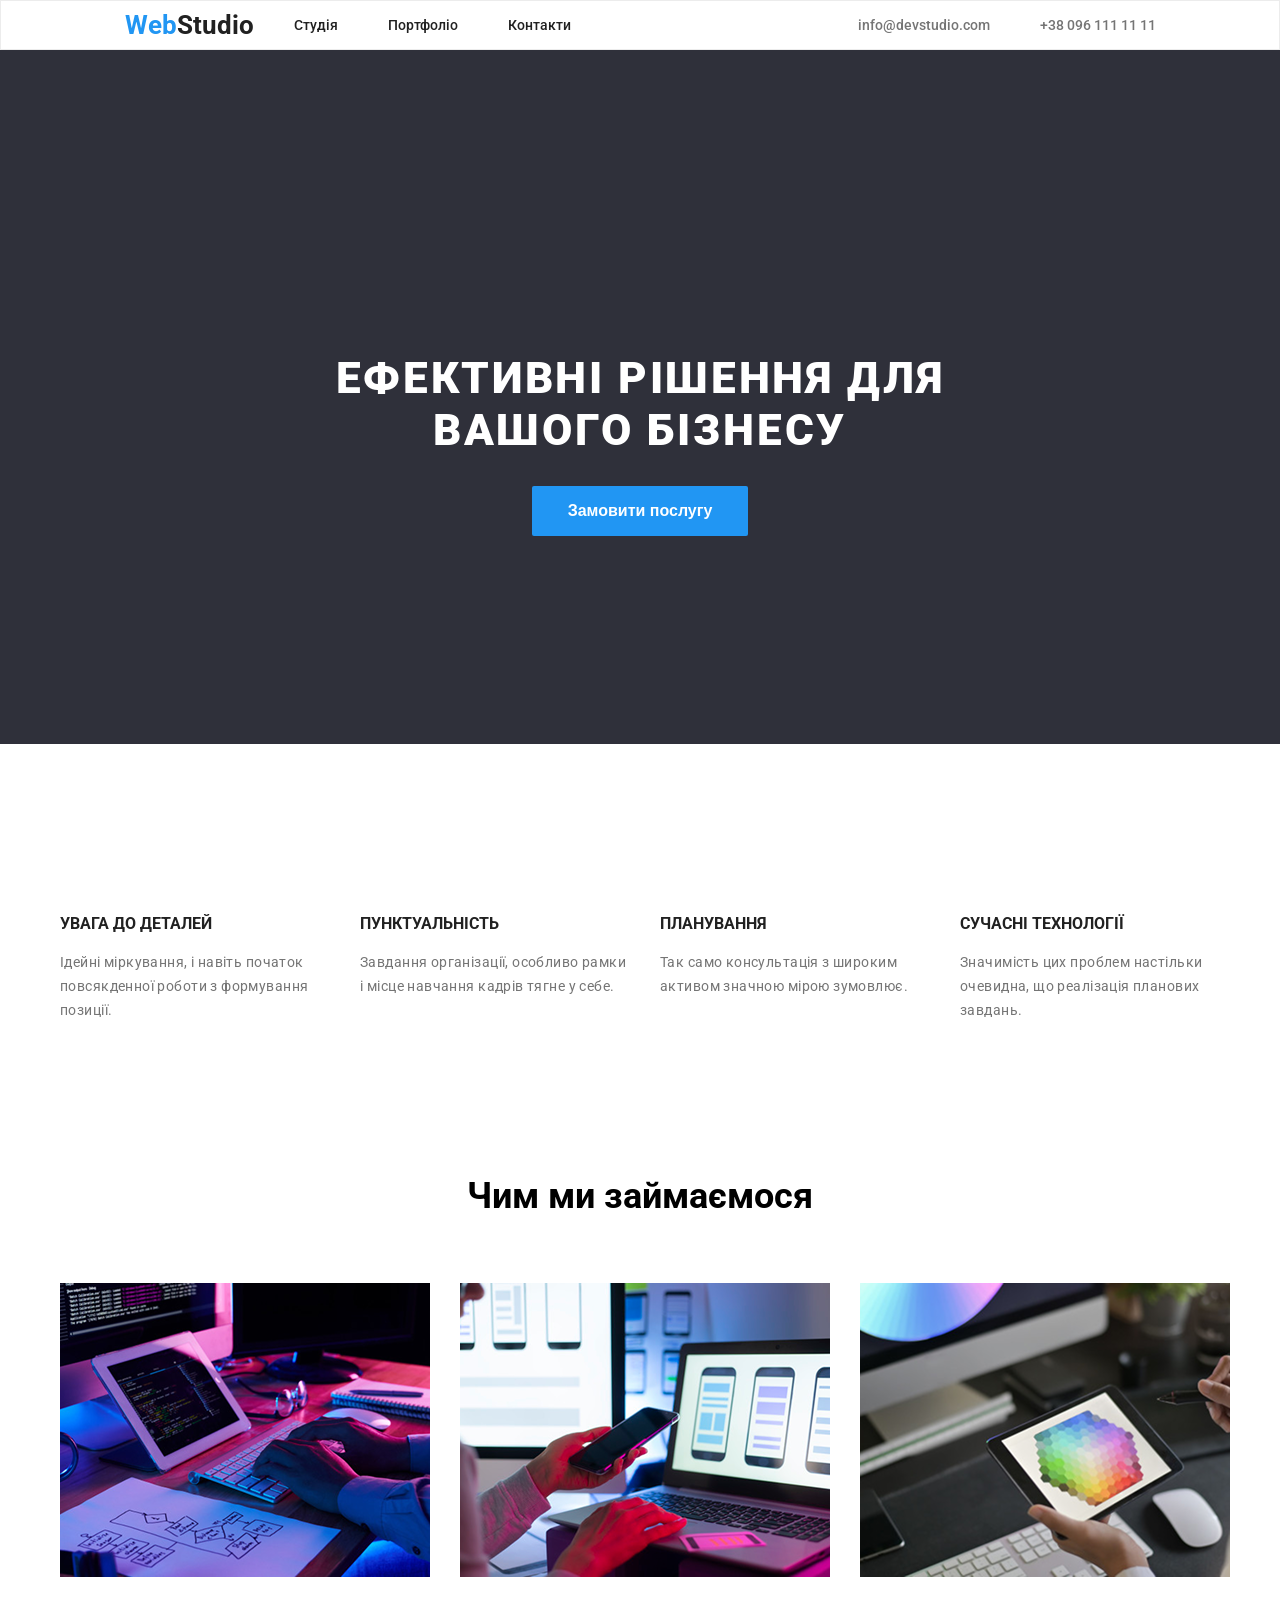
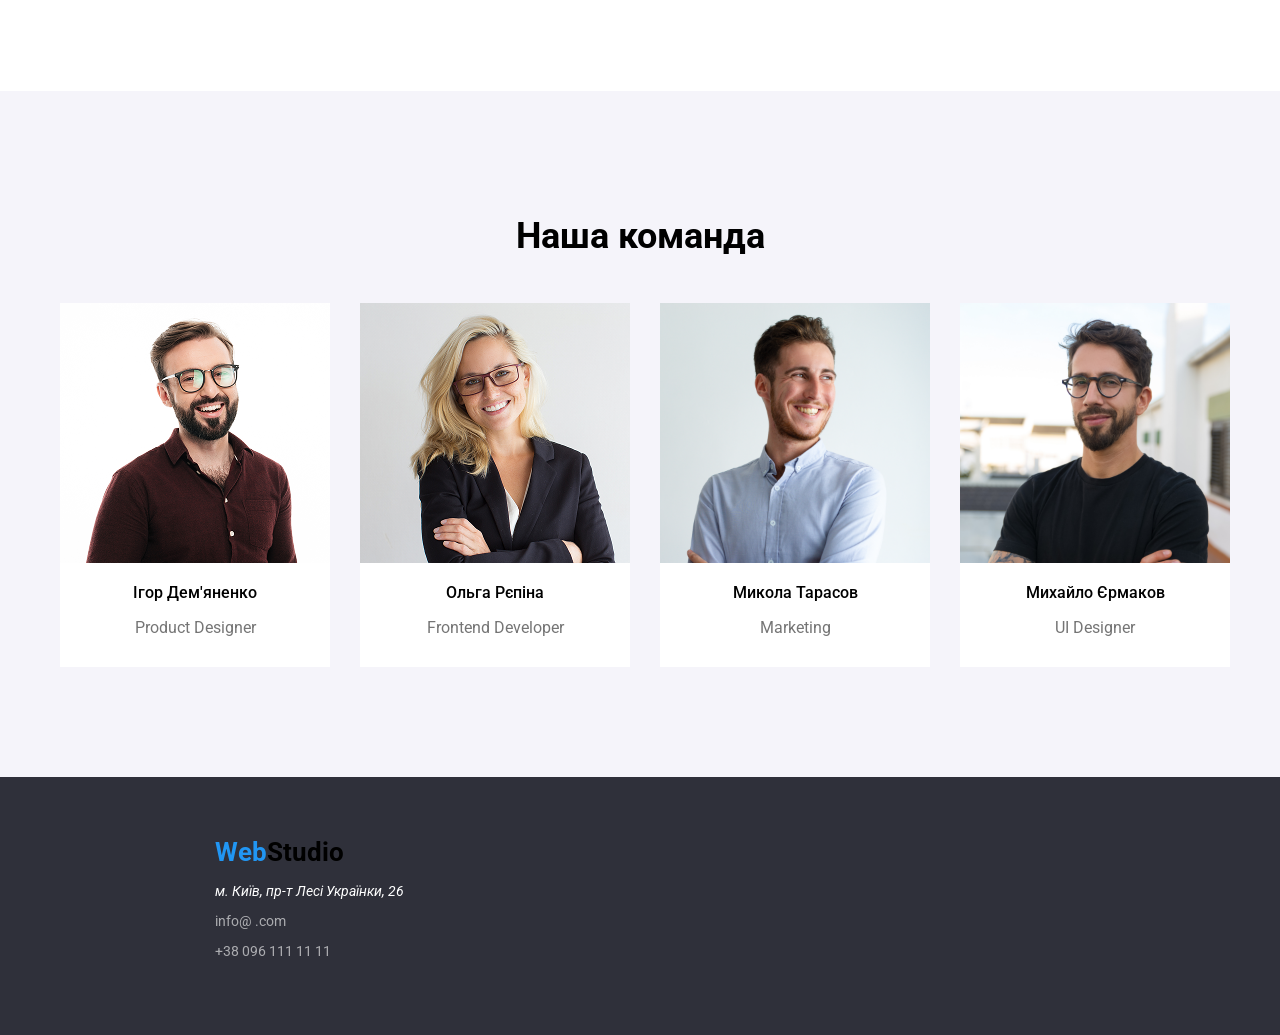
<file: index.html>
<!DOCTYPE html>
<html lang="uk">
  <head>
    <title>WebStudio</title>
    <meta charset="UTF-8" />
    <meta name="viewport" content="width=device-width, initial-scale=1.0" />
    <link rel="stylesheet" href="css/styles.css" />
    <link
      href="https://fonts.googleapis.com/css2?family=Roboto:wght@400;500;700;900&display=swap"
      rel="stylesheet"
    />
  </head>
  <body>
    <header>
      <nav>
        <a class="logo" href="#">
          <span class="web">Web</span><span>Studio</span>
        </a>
        <ul class="menu">
          <li class="item"><a>Студія</a></li>
          <li class="item"><a href="html/prtfolio.html">Портфоліо</a></li>
          <li class="item"><a>Контакти</a></li>
        </ul>
      </nav>
      <ul class="contacts">
        <li class="item"><a>info@devstudio.com</a></li>
        <li class="item"><a>+38 096 111 11 11</a></li>
      </ul>
    </header>

    <section class="effective-decision">
      <h1>Ефективні рішення для вашого бізнесу</h1>
      <button>Замовити послугу</button>
    </section>
    <section class="our-metodologi">
      <h2>Наші методи роботи</h2>
      <ul>
        <li>
          <h3>УВАГА ДО ДЕТАЛЕЙ</h3>
          <p>
            Ідейні міркування, і навіть початок повсякденної роботи з формування
            позиції.
          </p>
        </li>
        <li>
          <h3>ПУНКТУАЛЬНІСТЬ</h3>
          <p>
            Завдання організації, особливо рамки і місце навчання кадрів тягне у
            себе.
          </p>
        </li>
        <li>
          <h3>ПЛАНУВАННЯ</h3>
          <p>Так само консультація з широким активом значною мірою зумовлює.</p>
        </li>
        <li>
          <h3>СУЧАСНІ ТЕХНОЛОГІЇ</h3>
          <p>
            Значимість цих проблем настільки очевидна, що реалізація планових
            завдань.
          </p>
        </li>
      </ul>
    </section>
    <section class="what-we-do">
      <h2>Чим ми займаємося</h2>
      <ul>
        <li>
          <img
            src="./images/box_1.png"
            alt="Робочий стіл з ноутбуком за яким працюэ людина"
            width="370"
          />
        </li>
        <li>
          <img
            src="./images/box_2.png"
            alt="Кілька робочіх монеторів на столі"
            width="370"
          />
        </li>
        <li>
          <img
            src="./images/box_3.png"
            alt="планшет в руках, на якому видно колоровий пентагон"
            width="370"
          />
        </li>
      </ul>
    </section>
    <section class="our-team">
      <h2>Наша команда</h2>
      <ul>
        <li>
          <img
            src="./images/portret_1.png"
            alt="портрет Ігоря Дем'яненка"
            width="270"
          />
          <h3>Ігор Дем'яненко</h3>
          <p>Product Designer</p>
        </li>
        <li>
          <img
            src="./images/portret_2.png"
            alt="портрет Ольги Рєпіної"
            width="270"
          />
          <h3>Ольга Рєпіна</h3>
          <p>Frontend Developer</p>
        </li>
        <li>
          <img
            src="./images/portret_3.png"
            alt="портрет Миколи Тарасова"
            width="270"
          />
          <h3>Микола Тарасов</h3>
          <p>Marketing</p>
        </li>
        <li>
          <img
            src="./images/portret_4.png"
            alt="портрет Михайла Єрмакова"
            width="270"
          />
          <h3>Михайло Єрмаков</h3>
          <p>UI Designer</p>
        </li>
      </ul>
    </section>
    <footer class="footer">
      <a class="logo" href="#">
        <span class="web">Web</span><span>Studio</span>
      </a>
      <ul>
        <li>
          <address>м. Київ, пр-т Лесі Українки, 26</address>
        </li>
        <li>
          <p>info@ .com</p>
        </li>
        <li>
          <p href="tel:+38 096 111 11 11">+38 096 111 11 11</p>
        </li>
      </ul>
    </footer>
  </body>
</html>
</file>
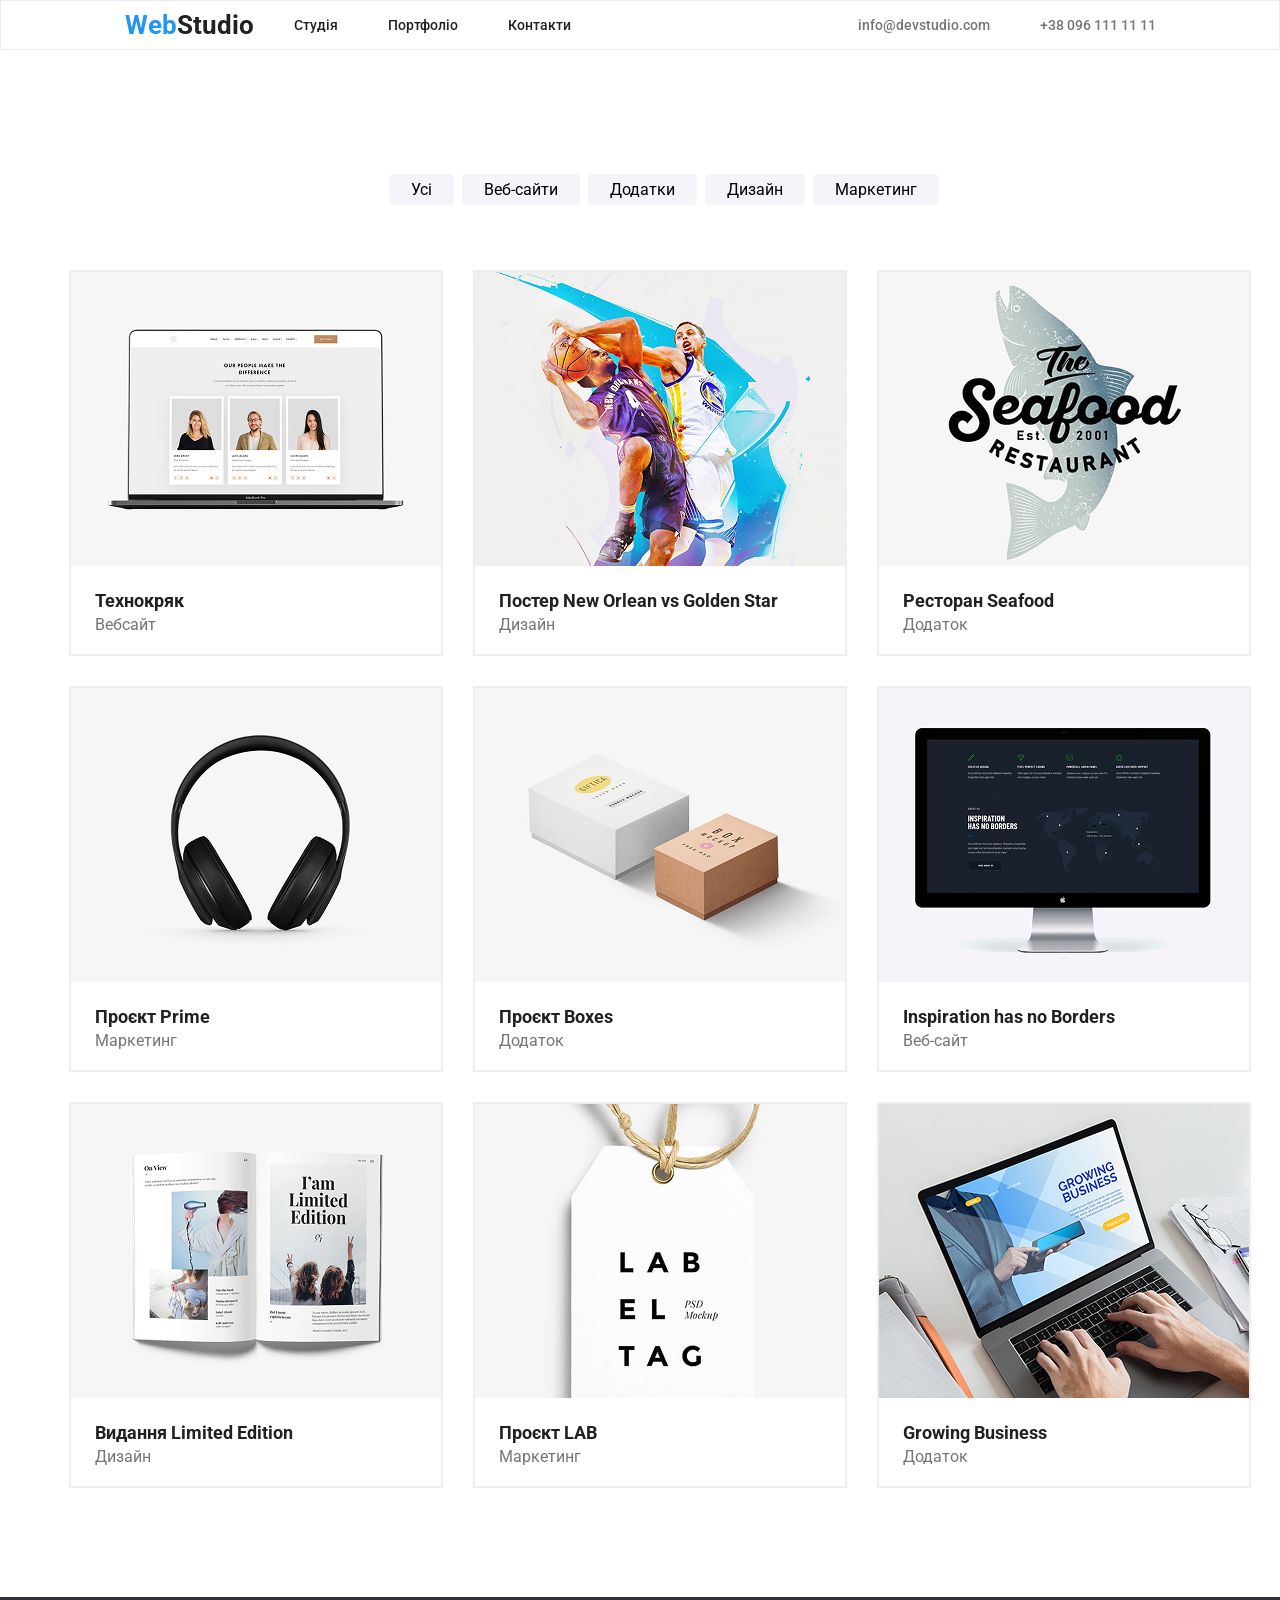
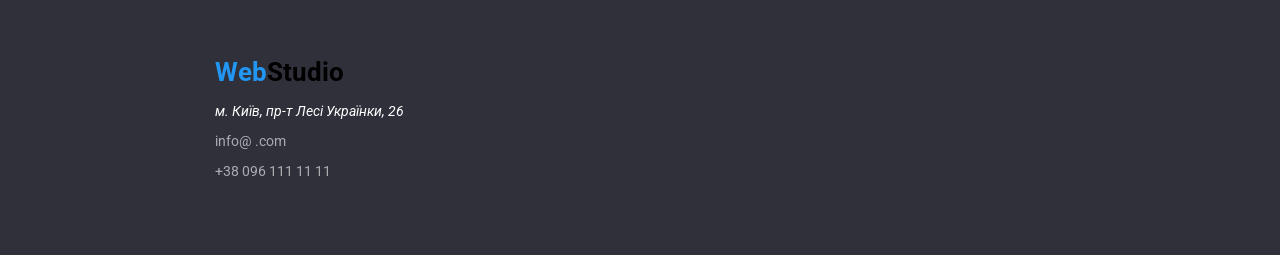
<file: html/prtfolio.html>
<!DOCTYPE html>
<html lang="uk">
  <head>
    <title>WebStudio</title>
    <meta charset="UTF-8" />
    <meta name="viewport" content="width=device-width, initial-scale=1.0" />
    <link rel="stylesheet" href="../css/styles.css" />
    <link
      href="https://fonts.googleapis.com/css2?family=Roboto:wght@400;500;700;900&display=swap"
      rel="stylesheet"
    />
  </head>
  <body>
    <header>
      <nav>
        <a class="logo" href="../index.html">
          <span class="web">Web</span><span>Studio</span>
        </a>
        <ul class="menu">
          <li class="item"><a>Студія</a></li>
          <li class="item"><a href="#">Портфоліо</a></li>
          <li class="item"><a>Контакти</a></li>
        </ul>
      </nav>
      <ul class="contacts">
        <li class="item"><a>info@devstudio.com</a></li>
        <li class="item"><a>+38 096 111 11 11</a></li>
      </ul>
    </header>
    <section class="portfolio">
      <h1>Портфоліо</h1>
      <ul class="filter">
        <li>
          <a>Усі</a>
        </li>
        <li>
          <a>Веб-сайти</a>
        </li>
        <li>
          <a>Додатки</a>
        </li>
        <li>
          <a>Дизайн</a>
        </li>
        <li>
          <a>Маркетинг</a>
        </li>
      </ul>
      <ul class="examples">
        <li>
          <img src="../images/img.png" alt="" width="370px"/>
          <div class="deskription">
          <h2>Технокряк</h2>
          <p>Вебсайт</p>
          </div>
        </li>
        <li>
          <img src="../images/img1.png" alt="" width="370px" />
          <div class="deskription">
          <h2>Постер New Orlean vs Golden Star</h2>
          <p>Дизайн</p>
          </div>
        </li>
        <li>
          <img src="../images/img2.png" alt=""  width="370px"/>
          <div class="deskription">
          <h2>Ресторан Seafood</h2>
          <p>Додаток</p>
          </div>
        </li>
        <li>
          <img src="../images/img3.png" alt=""  width="370px"/>
          <div class="deskription">
          <h2>Проєкт Prime</h2>
          <p>Маркетинг</p>
          </div>
        </li>
        <li>
          <img src="../images/img4.png" alt=""  width="370px"/>
          <div class="deskription">
          <h2>Проєкт Boxes</h2>
          <p>Додаток</p>
          </div>
        </li>
        <li>
          <img src="../images/img5.png" alt=""  width="370px"/>
          <div class="deskription">
          <h2>Inspiration has no Borders</h2>
          <p>Веб-сайт</p>
          </div>
        </li>
        <li>
          <img src="../images/img6.png" alt=""  width="370px"/>
          <div class="deskription">
          <h2>Видання Limited Edition</h2>
          <p>Дизайн</p>
          </div>
        </li>
        <li>
          <img src="../images/img7.png" alt=""  width="370px"/>
          <div class="deskription">
          <h2>Проєкт LAB</h2>
          <p>Маркетинг</p>
          </div>
        </li>
        <li>
          <img src="../images/img8.png" alt=""  width="370px"/>
          <div class="deskription">
          <h2>Growing Business</h2>
          <p>Додаток</p>
          </div>
        </li>
      </ul>
    </section>

    <footer class="footer">
      <a class="logo" href="../index.html">
        <span class="web">Web</span><span>Studio</span>
      </a>
      <ul>
        <li>
          <address>м. Київ, пр-т Лесі Українки, 26</address>
        </li>
        <li>
          <p>info@ .com</p>
        </li>
        <li>
          <p href="tel:+38 096 111 11 11">+38 096 111 11 11</p>
        </li>
      </ul>
    </footer>
  </body>
</html>
</file>
<file: css/styles.css>
body {
    width: full;
    font-family: 'Roboto';
    margin: auto;
}

section {
    padding-top: 94px;
}

header {
    display: flex;
    justify-content: space-around;
    color: #212121;
    border: 1px solid #ECECEC;
}

ul {
    list-style: none;
}

h2 {
    font-weight: 700;
    font-size: 36px;
}

header nav {
    display: flex;
    align-items: center;
}

.logo {
    color: inherit;
    text-decoration: none;
    font-size: 26px;
    font-weight: 700;
}

a .web {
    color: #2196F3;
}

.menu {
    list-style: none;
    display: flex;

}
.menu a{
    color: inherit;
    text-decoration: none;
}

.item {
    margin-right: 50px;
    font-weight: 500;
    font-size: 14px;
}

.item:hover {
    color: #2196F3;
}

.item:last-child {
    margin-right: 0px;
}

.contacts {
    display: flex;
    list-style: none;
    color: #757575;
}

.effective-decision {
    height: 600px;
    background-color: #2F303A;
    display: flex;
    flex-direction: column;
    color: #fff;
}

h1 {
    width: 696px;
    padding-inline: 46px;
    text-align: center;
    margin: auto;
    margin-bottom: 30px;
    text-align: center;

    overflow-wrap: normal;
    letter-spacing: 0.06em;
    text-transform: uppercase;
    font-size: 44px;

    font-weight: 900;
}

.effective-decision button {
    margin: auto;
    margin-top: 0px;
    width: 216px;
    height: 50px;

    border: 0;
    border-radius: 2px;
    color: #fff;

    background-color: #2196F3;

    font-size: 16px;
    font-weight: 700;
}

.our-metodologi h2 {
    content-visibility: hidden;
}

.our-metodologi ul {
    display: flex;
    justify-content: center;
}

.our-metodologi li {
    list-style: none;
    margin-right: 30px;
    font-size: 14px;
    width: 270px;
}

.our-metodologi h3 {
    color: #212121;
    font-weight: 700;
    text-transform: uppercase;
}

.our-metodologi p {
    color: #757575;
    font-weight: 400;
    letter-spacing: 0.03em;
    line-height: 24px;
}

.what-we-do {
    display: flex;
    flex-direction: column;
    align-items: center;
    margin-bottom: 94px;
}

.what-we-do h2 {
    margin-bottom: 50px;
}

.what-we-do li {
    margin-right: 30px;
}

.what-we-do ul {
    display: flex;
}

.our-team {
    display: flex;
    flex-direction: column;
    align-items: center;
    background-color: #F5F4FA;
    padding-bottom: 94px;
}

.our-team ul {
    display: flex;
}

.our-team li {
    margin-right: 30px;
    background-color: #FFF;
}

.our-team li {
    margin-right: 30px;
    background-color: #FFF;
    text-align: center;
}

.our-team h3 {
    font-weight: 500;
    font-size: 16px;
}

.our-team p {
    font-weight: 4500;
    font-size: 16px;
    color: #757575;
    margin-bottom: 30px;
}

.portfolio h1 {
    content-visibility: hidden;
}

.portfolio {
    margin-bottom: 94px;
}

.portfolio .filter {
    display: flex;
    justify-content: center;
    margin: 0;
}

.portfolio .filter li {
    padding: 6px 22px;
    margin-left: 8px;

    background-color: #F5F4FA;
    border-radius: 4px;
}

.portfolio .filter li:hover,
li:focus {
    background-color: #2196F3;
    color: #FFF;
}

.portfolio .examples {
    margin-top: 50px;
    margin-bottom: 0;
    justify-content: center;
    display: flex;
    flex-wrap: wrap;

}

.portfolio .examples li {
    width: 370px;
    text-wrap: wrap;
    margin: 15px;
    border: 2px solid #EEEEEE;
}

.portfolio .examples h2 {
    font-size: 18px;
    font-weight: 700px;
    color: #212121;
    margin: 0;
    padding-bottom: 4px;
}

.portfolio .examples p {
    margin: 0px;
    font-size: 0px 0px 18px 0px;
    font-weight: 700px;
    color: #757575;
}

.portfolio .examples .deskription {
    padding: 20px 24px;
}

.footer {
    padding: 60px 0;
    padding-left: 215px;
    background-color: #2F303A;
}

.footer ul {
    padding-left: 0px;
}

.footer li {
    font-size: 14px;
    font-weight: 400;
    color: white;
    border: 1px;
}

.footer li p {
    color: rgba(255, 255, 255, 0.6);
}
</file>
